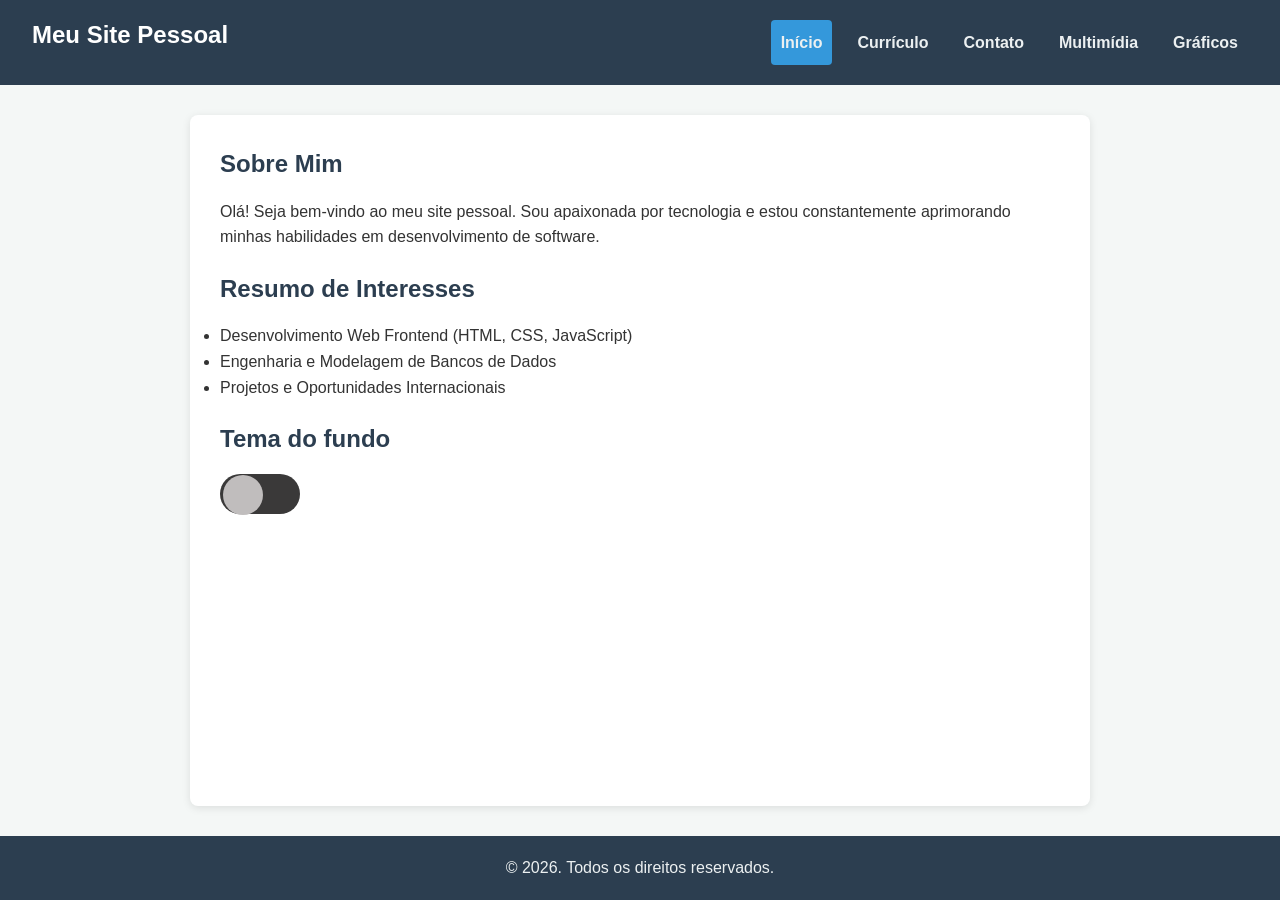
<file: CP3_Beatriz Naomi_Murakami Pires_ADS/index.html>
<!DOCTYPE html>
<html lang="pt-BR">
<head>
    <meta charset="UTF-8">
    <meta name="viewport" content="width=device-width, initial-scale=1.0">
    <title>Início | Meu Site Pessoal</title>
    <link rel="stylesheet" href="estilo.css">
</head>
<body>

    <header>
        <h1>Meu Site Pessoal</h1>
        <nav>
            <ul>
                <li><a href="index.html" class="ativo">Início</a></li>
                <li><a href="curriculo.html">Currículo</a></li>
                <li><a href="formulario.html">Contato</a></li>
                <li><a href="multimidia.html">Multimídia</a></li>
                <li><a href="graficos.html">Gráficos</a></li>
            </ul>
        </nav>
    </header>

    <main>
        <section>
            <h2>Sobre Mim</h2>
            <p>Olá! Seja bem-vindo ao meu site pessoal. Sou apaixonada por tecnologia e estou constantemente aprimorando minhas habilidades em desenvolvimento de software.</p>
        </section>

        <section style="margin-top: 20px;">
            <h2>Resumo de Interesses</h2>
            <ul>
                <li>Desenvolvimento Web Frontend (HTML, CSS, JavaScript)</li>
                <li>Engenharia e Modelagem de Bancos de Dados</li>
                <li>Projetos e Oportunidades Internacionais</li>
            </ul>
        </section>
        
        <section style="margin-top: 20px;">
            <h2>Tema do fundo</h2>
            <div class="trilho" id="trilho">
                <div class="indicador"></div>
            </div>
        </section>
    </main>

    <script src="script.js"></script>

    <footer>
        <p>&copy; 2026. Todos os direitos reservados.</p>
    </footer>
</body>
</html>
</file>
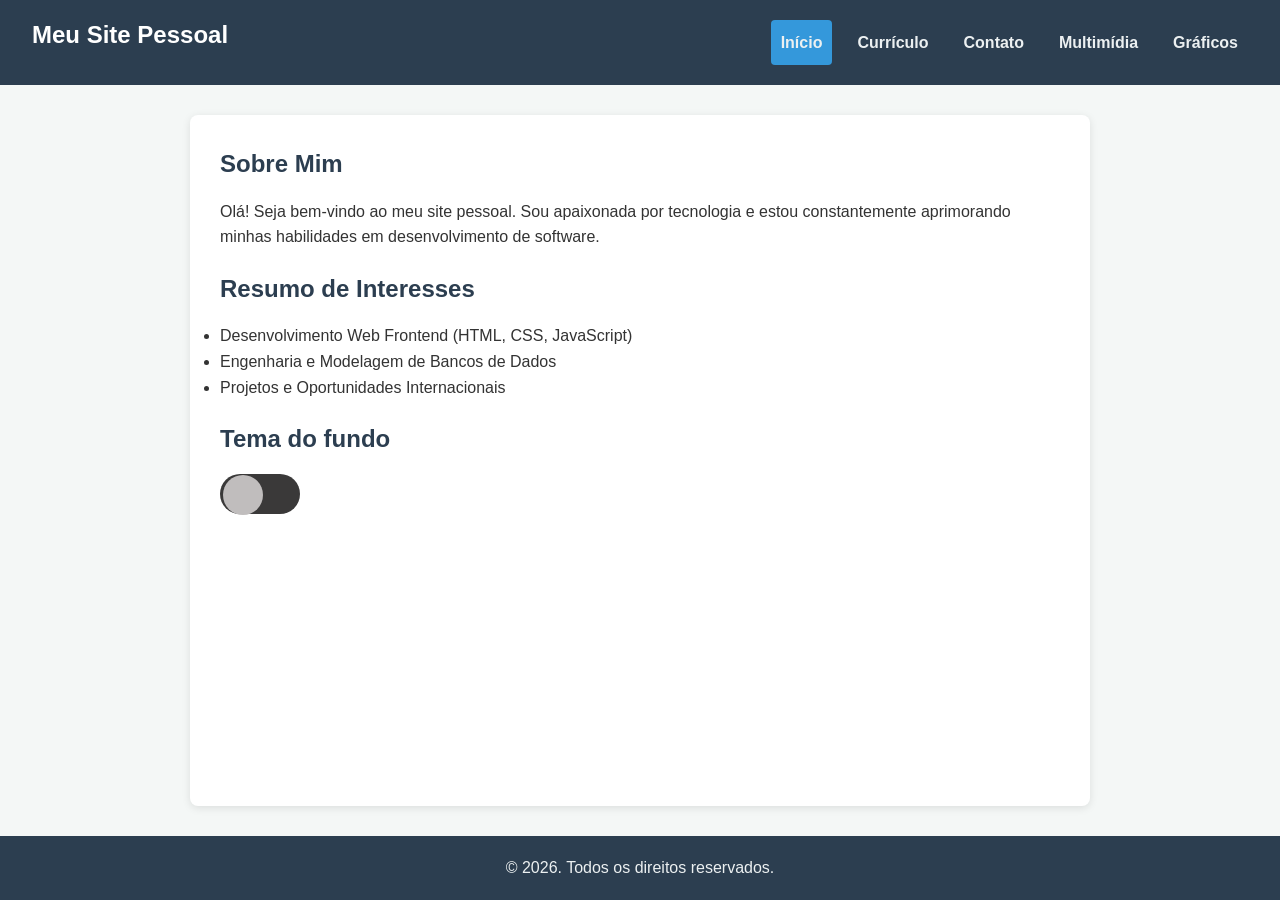
<file: CP3_Beatriz Naomi_Murakami Pires_ADS/cp4-entrega/index.html>
<!DOCTYPE html>
<html lang="pt-BR">
<head>
    <meta charset="UTF-8">
    <meta name="viewport" content="width=device-width, initial-scale=1.0">
    <title>Início | Meu Site Pessoal</title>
    <link rel="stylesheet" href="estilo.css">
</head>
<body>

    <header>
        <h1>Meu Site Pessoal</h1>
        <nav>
            <ul>
                <li><a href="index.html" class="ativo">Início</a></li>
                <li><a href="curriculo.html">Currículo</a></li>
                <li><a href="formulario.html">Contato</a></li>
                <li><a href="multimidia.html">Multimídia</a></li>
                <li><a href="graficos.html">Gráficos</a></li>
            </ul>
        </nav>
    </header>

    <main>
        <section>
            <h2>Sobre Mim</h2>
            <p>Olá! Seja bem-vindo ao meu site pessoal. Sou apaixonada por tecnologia e estou constantemente aprimorando minhas habilidades em desenvolvimento de software.</p>
        </section>

        <section style="margin-top: 20px;">
            <h2>Resumo de Interesses</h2>
            <ul>
                <li>Desenvolvimento Web Frontend (HTML, CSS, JavaScript)</li>
                <li>Engenharia e Modelagem de Bancos de Dados</li>
                <li>Projetos e Oportunidades Internacionais</li>
            </ul>
        </section>
        
        <section style="margin-top: 20px;">
            <h2>Tema do fundo</h2>
            <div class="trilho" id="trilho">
                <div class="indicador"></div>
            </div>
        </section>
    </main>

    <script src="script.js"></script>

    <footer>
        <p>&copy; 2026. Todos os direitos reservados.</p>
    </footer>
</body>
</html>
</file>
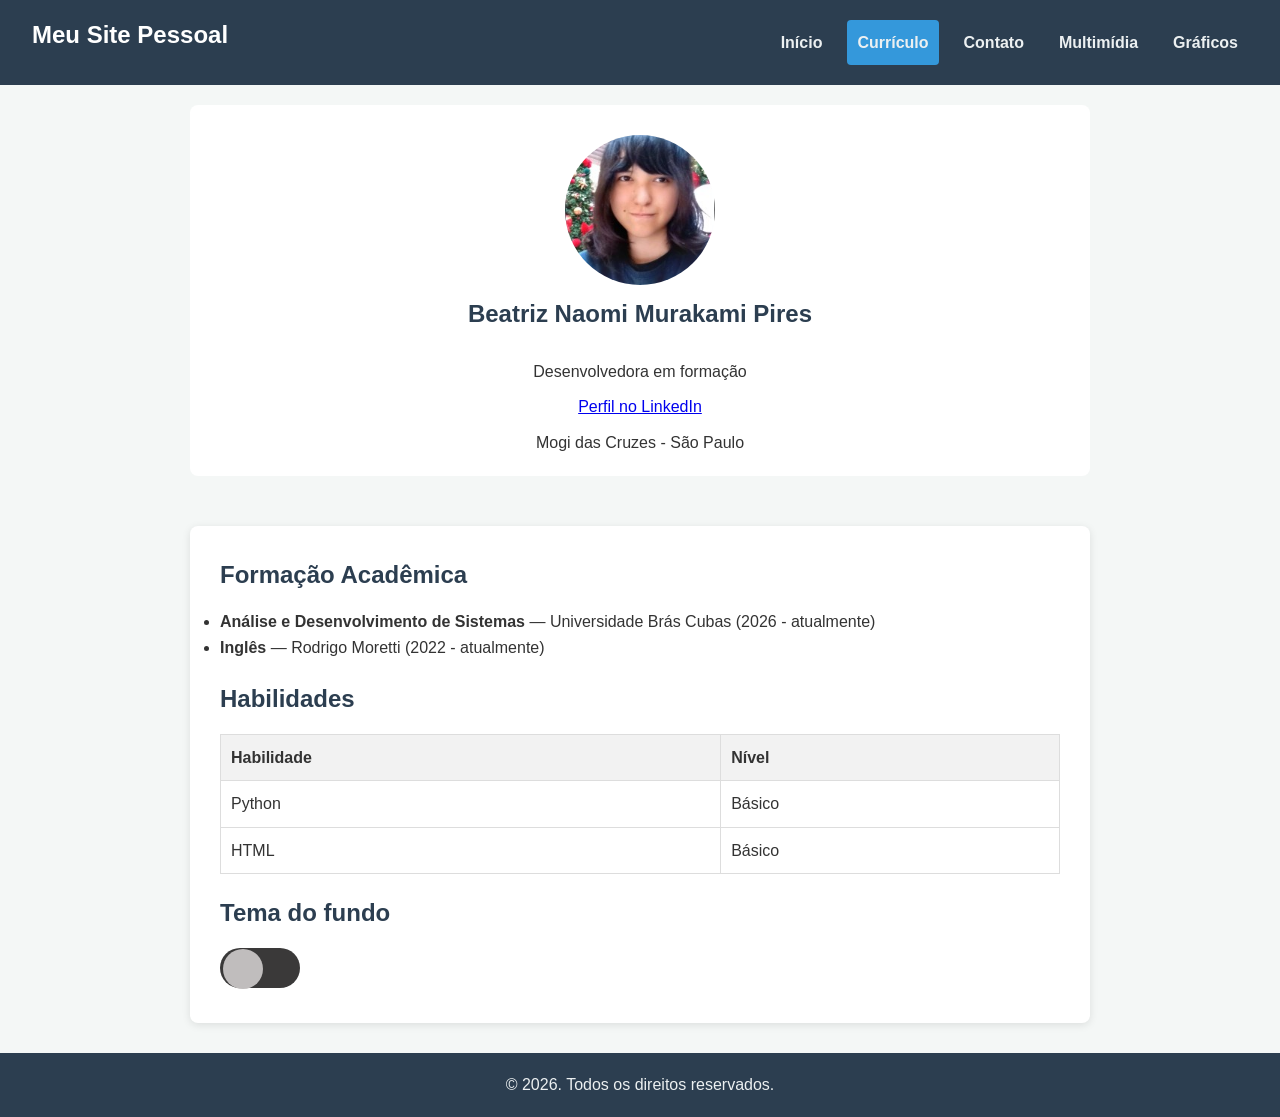
<file: CP3_Beatriz Naomi_Murakami Pires_ADS/curriculo.html>
<!DOCTYPE html>
<html lang="pt-BR">
<head>
    <meta charset="UTF-8">
    <meta name="viewport" content="width=device-width, initial-scale=1.0">
    <title>Currículo | Meu Site Pessoal</title>
    <link rel="stylesheet" href="estilo.css">
</head>
<body>

    <header>
        <h1>Meu Site Pessoal</h1>
        <nav>
            <ul>
                <li><a href="index.html">Início</a></li>
                <li><a href="curriculo.html" class="ativo">Currículo</a></li>
                <li><a href="formulario.html">Contato</a></li>
                <li><a href="multimidia.html">Multimídia</a></li>
                <li><a href="graficos.html">Gráficos</a></li>
            </ul>
        </nav>
    </header>

    <div class="informacoes" id="Contatos">
        <img src="Naomi.jpg" alt="Foto de Beatriz Pires">
        <h2>Beatriz Naomi Murakami Pires</h2>
        <p>Desenvolvedora em formação</p>
        <address>
            <a href="https://www.linkedin.com/in/beatriz-naomi-murakami-pires-93779a411/" target="_blank" rel="noopener noreferrer">Perfil no LinkedIn</a>
        </address>
        <p>Mogi das Cruzes - São Paulo</p>
    </div>

    <main>
        <section>
            <h2>Formação Acadêmica</h2>
            <ul>
                <li><strong>Análise e Desenvolvimento de Sistemas</strong> — Universidade Brás Cubas (2026 - atualmente)</li>
                <li><strong>Inglês</strong> — Rodrigo Moretti (2022 - atualmente)</li>
            </ul>
        </section>

        <section style="margin-top: 20px;">
            <h2>Habilidades</h2>
            <table>
                <thead>
                    <tr>
                        <th>Habilidade</th>
                        <th>Nível</th>
                    </tr>
                </thead>
                <tbody>
                    <tr>
                        <td>Python</td>
                        <td>Básico</td>
                    </tr>
                    <tr>
                        <td>HTML</td>
                        <td>Básico</td>
                    </tr>
                </tbody>
            </table>
        </section>

        <section style="margin-top: 20px;">
            <h2>Tema do fundo</h2>
            <div class="trilho" id="trilho">
                <div class="indicador"></div>
            </div>
        </section>
    </main>

    <script src="script.js"></script>
    </main>

    <footer>
        <p>&copy; 2026. Todos os direitos reservados.</p>
    </footer>

</body>
</html>
</file>
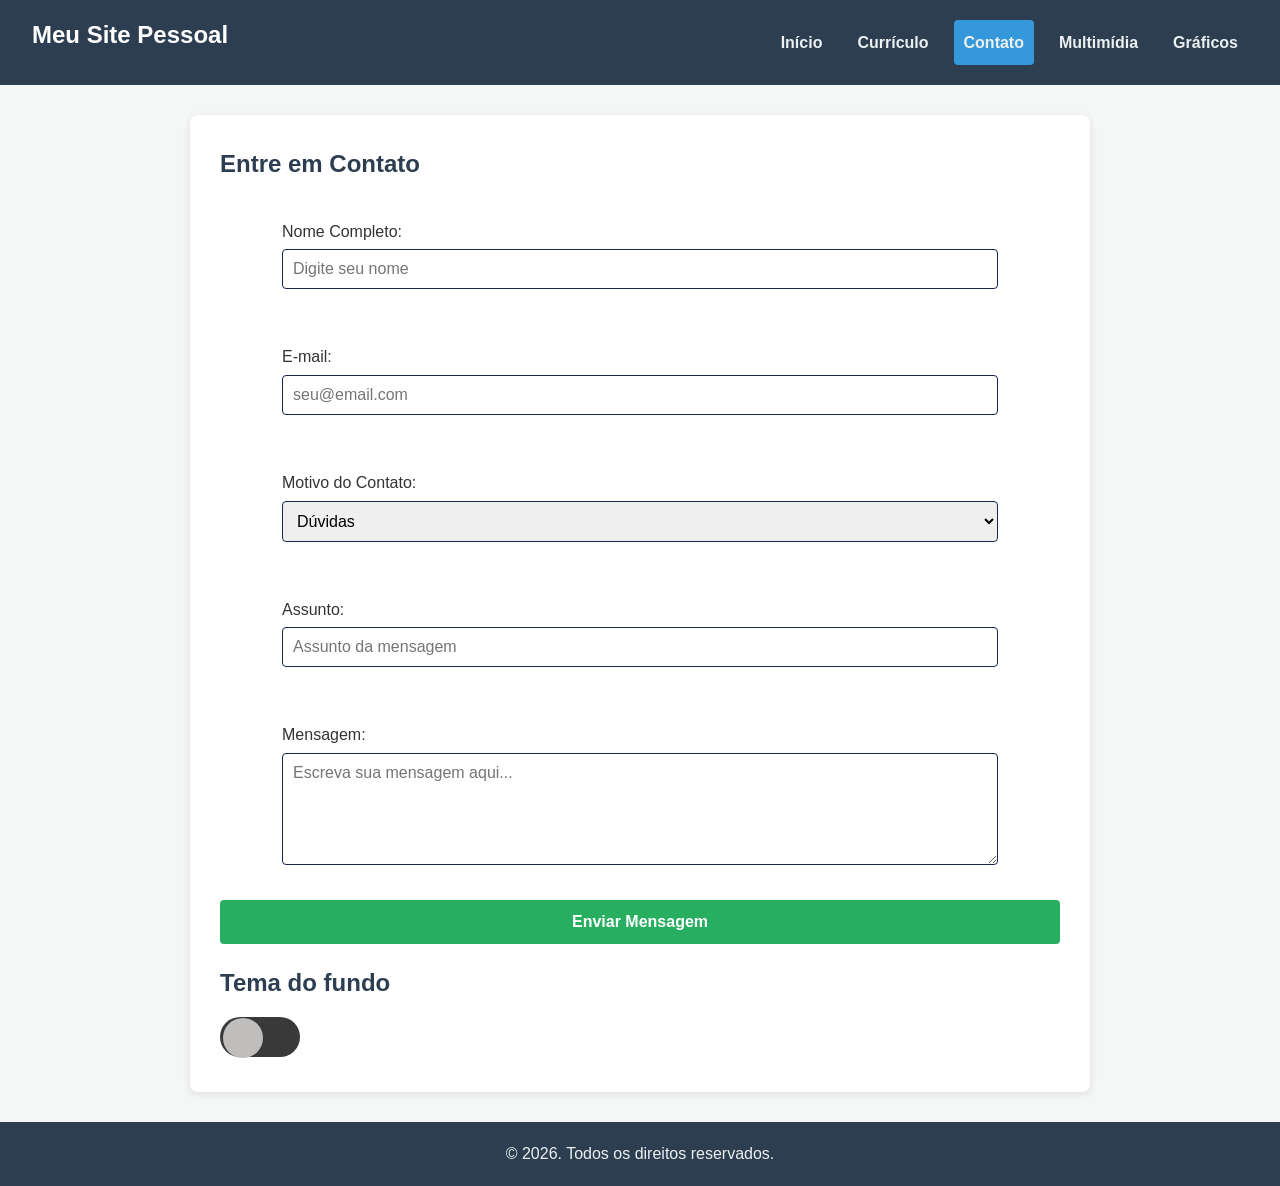
<file: CP3_Beatriz Naomi_Murakami Pires_ADS/formulario.html>
<!DOCTYPE html>
<html lang="pt-BR">
<head>
    <meta charset="UTF-8">
    <meta name="viewport" content="width=device-width, initial-scale=1.0">
    <title>Contato | Meu Site Pessoal</title>
    <link rel="stylesheet" href="estilo.css">
</head>
<body>

    <header>
        <h1>Meu Site Pessoal</h1>
        <nav>
            <ul>
                <li><a href="index.html">Início</a></li>
                <li><a href="curriculo.html">Currículo</a></li>
                <li><a href="formulario.html" class="ativo">Contato</a></li>
                <li><a href="multimidia.html">Multimídia</a></li>
                <li><a href="graficos.html">Gráficos</a></li>
            </ul>
        </nav>
    </header>

    <main>
        <h2>Entre em Contato</h2>
        <form action="#" method="post">
            <div class="form-group">
                <label for="nome">Nome Completo:</label>
                <input type="text" id="nome" name="nome" required placeholder="Digite seu nome">
            </div>

            <div class="form-group">
                <label for="email">E-mail:</label>
                <input type="email" id="email" name="email" required placeholder="seu@email.com">
            </div>

            <div class="form-group">
                <label for="motivo">Motivo do Contato:</label>
                <select id="motivo" name="motivo">
                    <option value="duvida">Dúvidas</option>
                    <option value="parceria">Proposta de Parceria</option>
                    <option value="outro">Outro</option>
                </select>
            </div>

            <div class="form-group">
                <label for="assunto">Assunto:</label>
                <input type="text" id="assunto" name="assunto" required placeholder="Assunto da mensagem">
            </div>

            <div class="form-group">
                <label for="mensagem">Mensagem:</label>
                <textarea id="mensagem" name="mensagem" rows="5" required placeholder="Escreva sua mensagem aqui..."></textarea>
            </div>

            <button type="submit">Enviar Mensagem</button>
        </form>
        
        <section style="margin-top: 20px;">
            <h2>Tema do fundo</h2>
            <div class="trilho" id="trilho">
                <div class="indicador"></div>
            </div>
        </section>
    </main>

    <script src="script.js"></script>

    <footer>
        <p>&copy; 2026. Todos os direitos reservados.</p>
    </footer>

</body>
</html>
</file>
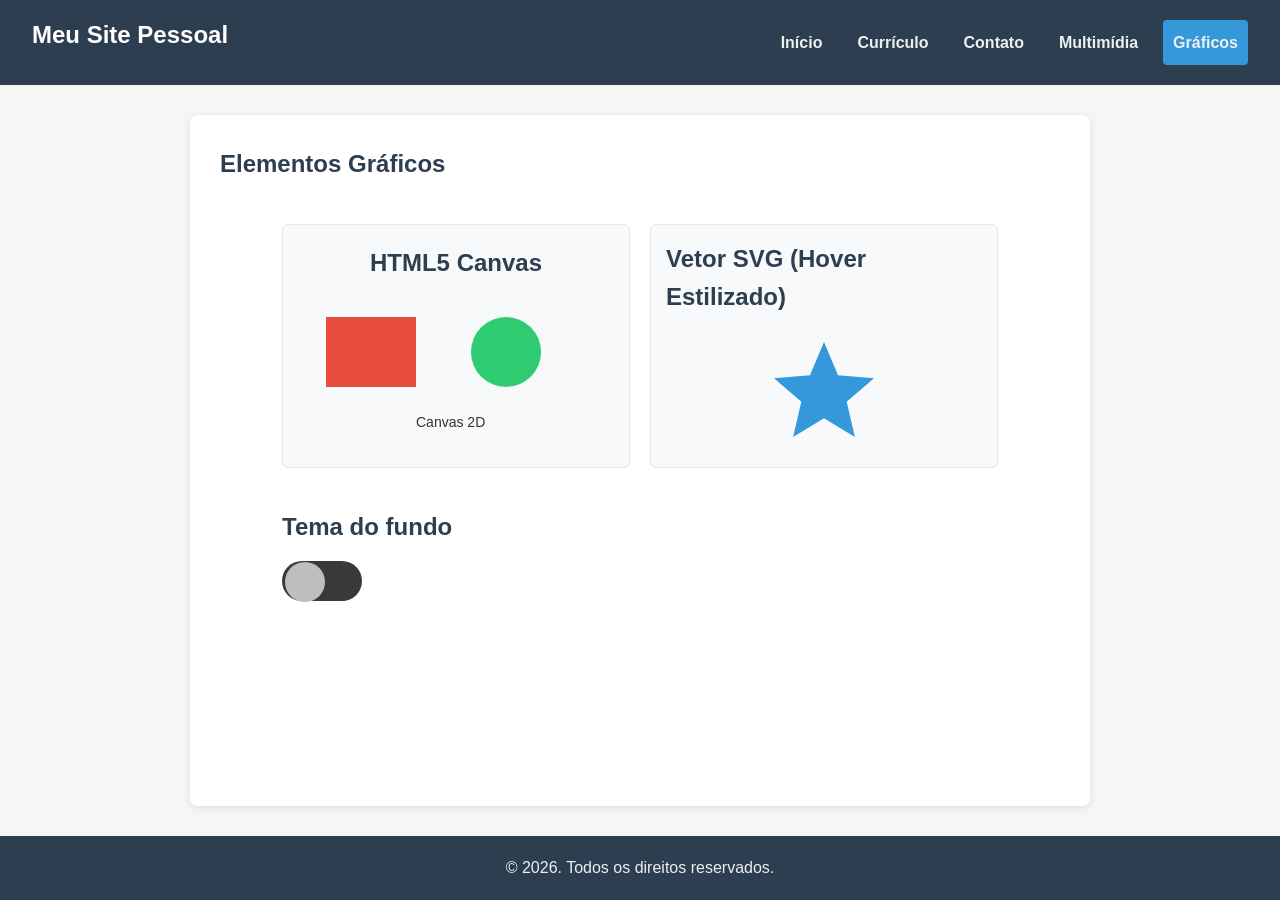
<file: CP3_Beatriz Naomi_Murakami Pires_ADS/graficos.html>
<!DOCTYPE html>
<html lang="pt-BR">
<head>
    <meta charset="UTF-8">
    <meta name="viewport" content="width=device-width, initial-scale=1.0">
    <title>Gráficos | Meu Site Pessoal</title>
    <link rel="stylesheet" href="estilo.css">
</head>
<body>

    <header>
        <h1>Meu Site Pessoal</h1>
        <nav>
            <ul>
                <li><a href="index.html">Início</a></li>
                <li><a href="curriculo.html">Currículo</a></li>
                <li><a href="formulario.html">Contato</a></li>
                <li><a href="multimidia.html">Multimídia</a></li>
                <li><a href="graficos.html" class="ativo">Gráficos</a></li>
            </ul>
        </nav>
    </header>

    <main>
        <h2>Elementos Gráficos</h2>
        <div class="graficos-grid">
            
            <section class="grid-card">
                <h2>HTML5 Canvas</h2>
                <canvas id="meuCanvas" width="280" height="150"></canvas>
            </section>

            <section class="grid-card">
                <h2>Vetor SVG (Hover Estilizado)</h2>
                <svg class="svg-estilizado" viewBox="0 0 24 24" xmlns="http://www.w3.org/2000/svg">
                    <path d="M12 17.27L18.18 21l-1.64-7.03L22 9.24l-7.19-.61L12 2 9.19 8.63 2 9.24l5.46 4.73L5.82 21z"/>
                </svg>
            </section>

            <section style="margin-top: 20px;">
            <h2>Tema do fundo</h2>
            <div class="trilho" id="trilho">
                <div class="indicador"></div>
            </div>
        </section>
    </main>

    <script src="script.js"></script>

    <footer>
        <p>&copy; 2026. Todos os direitos reservados.</p>
    </footer>

    <script>
        const canvas = document.getElementById('meuCanvas');
        const ctx = canvas.getContext('2d');

        ctx.fillStyle = '#e74c3c';
        ctx.fillRect(10, 20, 90, 70);

        ctx.beginPath();
        ctx.arc(190, 55, 35, 0, 2 * Math.PI);
        ctx.fillStyle = '#2ecc71';
        ctx.fill();

        ctx.fillStyle = '#333';
        ctx.font = '14px Arial';
        ctx.fillText('Canvas 2D', 100, 130);
    </script>

</body>
</html>
</file>
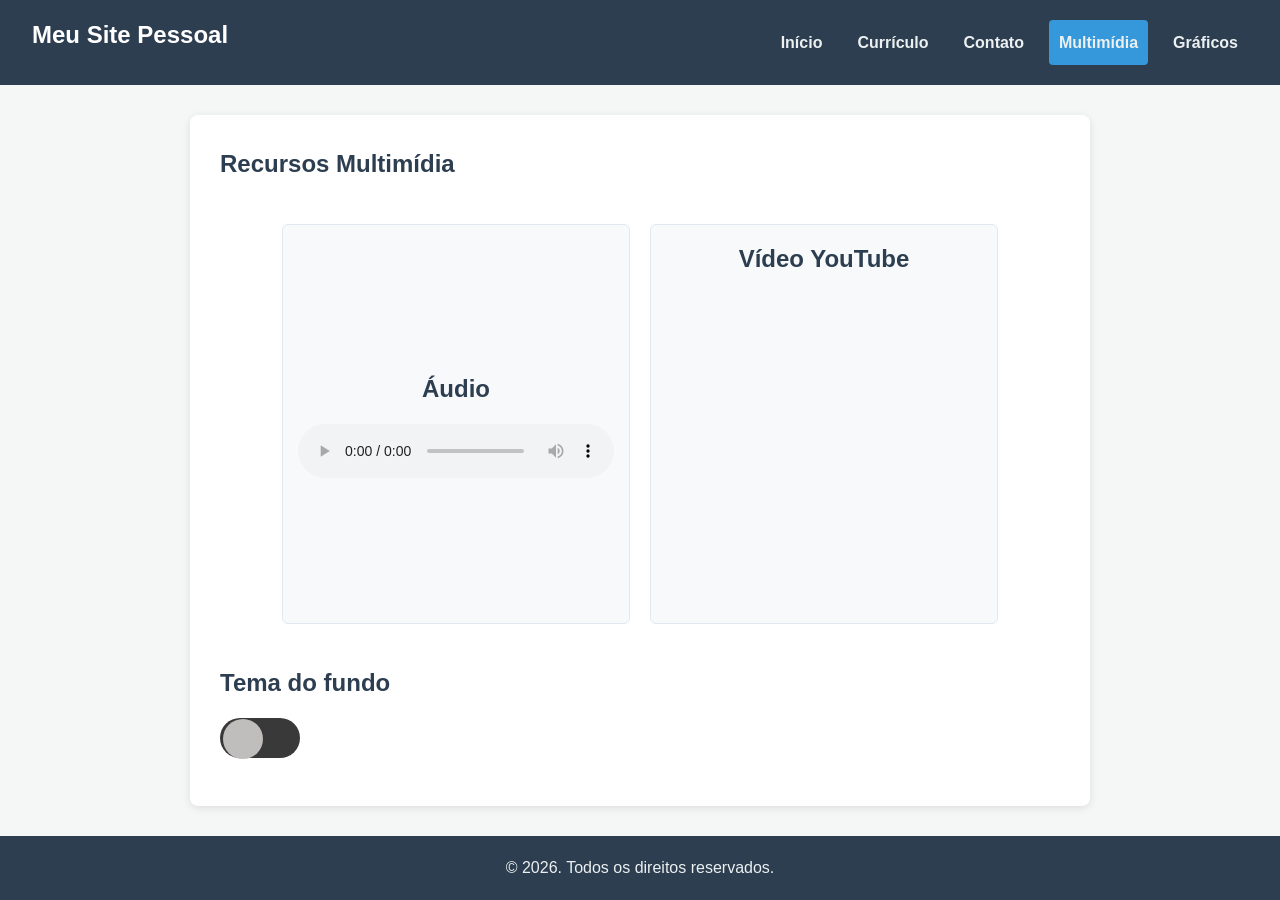
<file: CP3_Beatriz Naomi_Murakami Pires_ADS/multimidia.html>
<!DOCTYPE html>
<html lang="pt-BR">
<head>
    <meta charset="UTF-8">
    <meta name="viewport" content="width=device-width, initial-scale=1.0">
    <title>Multimídia | Meu Site Pessoal</title>
    <link rel="stylesheet" href="estilo.css">
</head>
<body>

    <header>
        <h1>Meu Site Pessoal</h1>
        <nav>
            <ul>
                <li><a href="index.html">Início</a></li>
                <li><a href="curriculo.html">Currículo</a></li>
                <li><a href="formulario.html">Contato</a></li>
                <li><a href="multimidia.html" class="ativo">Multimídia</a></li>
                <li><a href="graficos.html">Gráficos</a></li>
            </ul>
        </nav>
    </header>

    <main>
        <h2>Recursos Multimídia</h2>
        <div class="media-grid">
            
            <section class="grid-card">
                <h2>Áudio</h2>
                <audio controls style="width: 100%;">
                    <source src="https://www.soundhelix.com/examples/mp3/SoundHelix-Song-1.mp3" type="audio/mpeg">
                    Seu navegador não suporta a tag de áudio.
                </audio>
            </section>

            <section class="grid-card">
                <h2>Vídeo YouTube</h2>
                <iframe 
                    src="https://www.youtube.com/embed/tlnZj_IUUTE" 
                    title="Ladybug - Abertura" 
                    allow="accelerometer; autoplay; clipboard-write; encrypted-media; gyroscope; picture-in-picture" 
                    allowfullscreen>
                </iframe>
            </section>
        </div>

        <section style="margin-top: 20px;">
                    <h2>Tema do fundo</h2>
                    <div class="trilho" id="trilho">
                        <div class="indicador"></div>
                    </div>
                </section>
            </main>

    <script src="script.js"></script>

    <footer>
        <p>&copy; 2026. Todos os direitos reservados.</p>
    </footer>

</body>
</html>
</file>
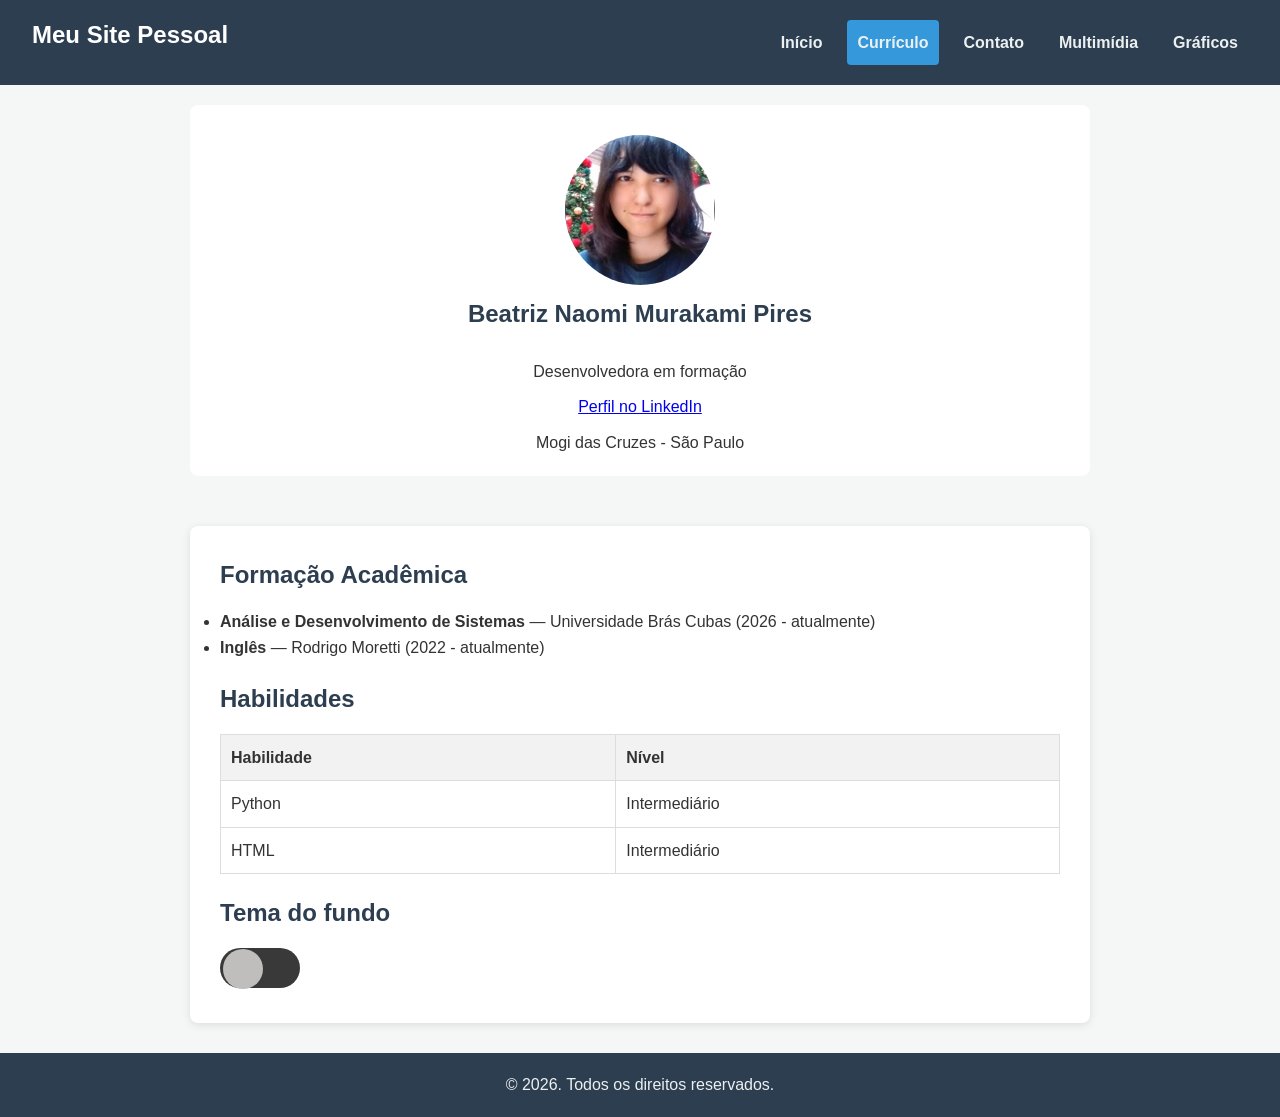
<file: CP3_Beatriz Naomi_Murakami Pires_ADS/cp4-entrega/curriculo.html>
<!DOCTYPE html>
<html lang="pt-BR">
<head>
    <meta charset="UTF-8">
    <meta name="viewport" content="width=device-width, initial-scale=1.0">
    <title>Currículo | Meu Site Pessoal</title>
    <link rel="stylesheet" href="estilo.css">
</head>
<body>

    <header>
        <h1>Meu Site Pessoal</h1>
        <nav>
            <ul>
                <li><a href="index.html">Início</a></li>
                <li><a href="curriculo.html" class="ativo">Currículo</a></li>
                <li><a href="formulario.html">Contato</a></li>
                <li><a href="multimidia.html">Multimídia</a></li>
                <li><a href="graficos.html">Gráficos</a></li>
            </ul>
        </nav>
    </header>

    <div class="informacoes" id="Contatos">
        <img src="Naomi.jpg" alt="Foto de Beatriz Pires">
        <h2>Beatriz Naomi Murakami Pires</h2>
        <p>Desenvolvedora em formação</p>
        <address>
            <a href="https://www.linkedin.com/in/beatriz-naomi-murakami-pires-93779a411/" target="_blank" rel="noopener noreferrer">Perfil no LinkedIn</a>
        </address>
        <p>Mogi das Cruzes - São Paulo</p>
    </div>

    <main>
        <section>
            <h2>Formação Acadêmica</h2>
            <ul>
                <li><strong>Análise e Desenvolvimento de Sistemas</strong> — Universidade Brás Cubas (2026 - atualmente)</li>
                <li><strong>Inglês</strong> — Rodrigo Moretti (2022 - atualmente)</li>
            </ul>
        </section>

        <section style="margin-top: 20px;">
            <h2>Habilidades</h2>
            <table>
                <thead>
                    <tr>
                        <th>Habilidade</th>
                        <th>Nível</th>
                    </tr>
                </thead>
                <tbody>
                    <tr>
                        <td>Python</td>
                        <td>Intermediário</td>
                    </tr>
                    <tr>
                        <td>HTML</td>
                        <td>Intermediário</td>
                    </tr>
                </tbody>
            </table>
        </section>

        <section style="margin-top: 20px;">
            <h2>Tema do fundo</h2>
            <div class="trilho" id="trilho">
                <div class="indicador"></div>
            </div>
        </section>
    </main>

    <script src="script.js"></script>

    <footer>
        <p>&copy; 2026. Todos os direitos reservados.</p>
    </footer>
</body>
</html>
</file>
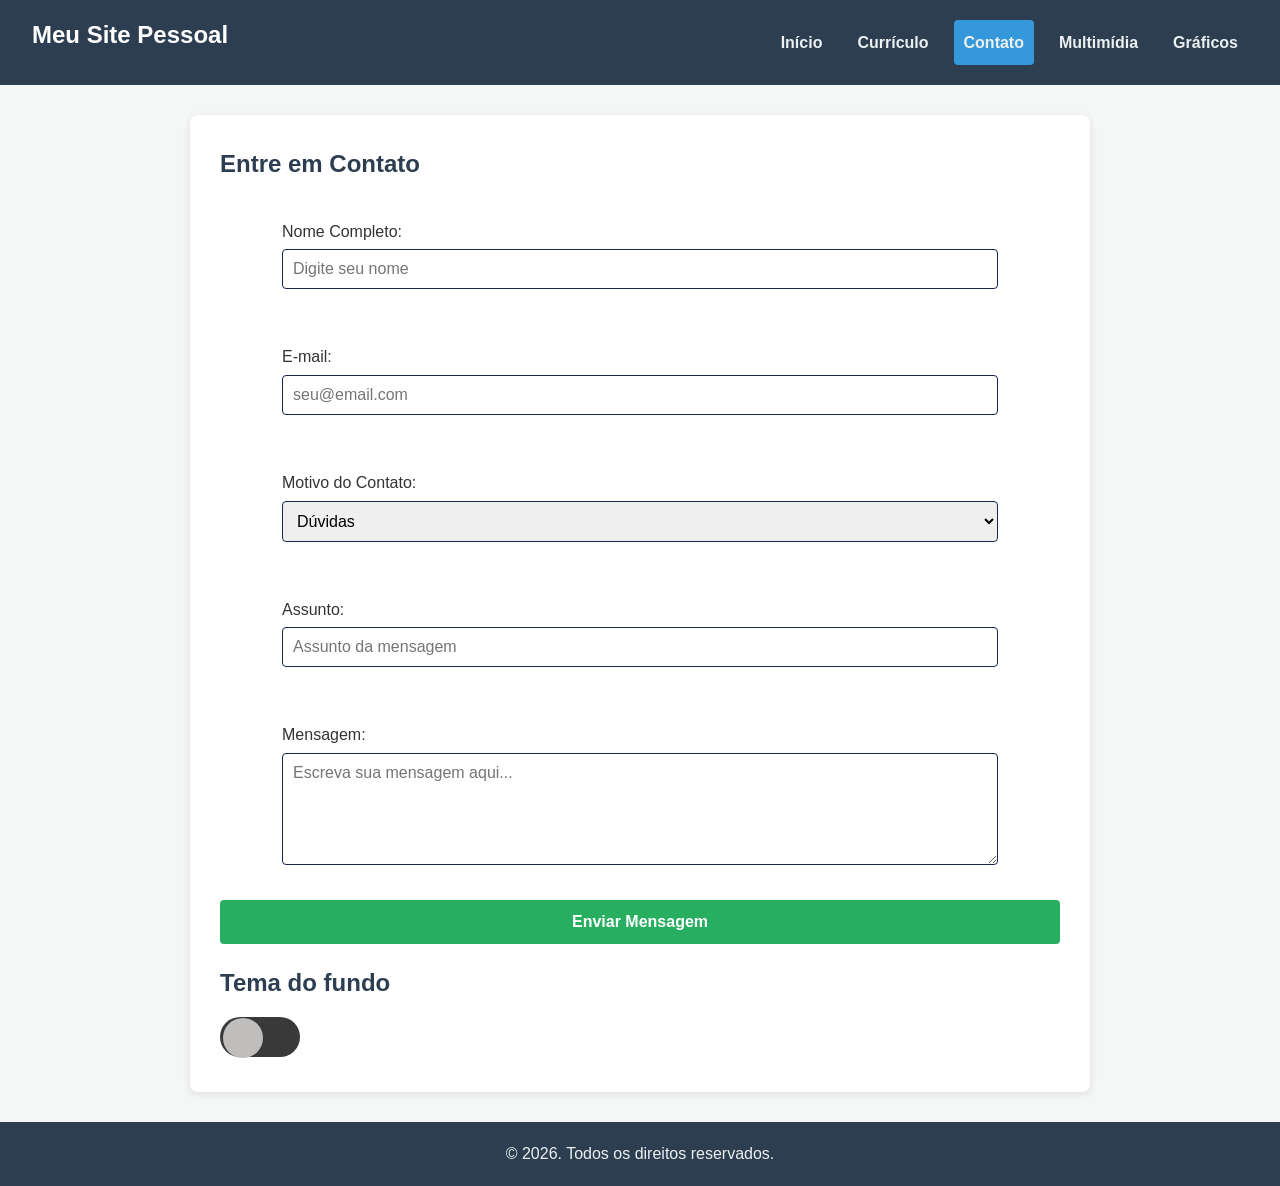
<file: CP3_Beatriz Naomi_Murakami Pires_ADS/cp4-entrega/formulario.html>
<!DOCTYPE html>
<html lang="pt-BR">
<head>
    <meta charset="UTF-8">
    <meta name="viewport" content="width=device-width, initial-scale=1.0">
    <title>Contato | Meu Site Pessoal</title>
    <link rel="stylesheet" href="estilo.css">
</head>
<body>

    <header>
        <h1>Meu Site Pessoal</h1>
        <nav>
            <ul>
                <li><a href="index.html">Início</a></li>
                <li><a href="curriculo.html">Currículo</a></li>
                <li><a href="formulario.html" class="ativo">Contato</a></li>
                <li><a href="multimidia.html">Multimídia</a></li>
                <li><a href="graficos.html">Gráficos</a></li>
            </ul>
        </nav>
    </header>

    <main>
        <h2>Entre em Contato</h2>
        <form action="#" method="post">
            <div class="form-group">
                <label for="nome">Nome Completo:</label>
                <input type="text" id="nome" name="nome" required placeholder="Digite seu nome">
            </div>

            <div class="form-group">
                <label for="email">E-mail:</label>
                <input type="email" id="email" name="email" required placeholder="seu@email.com">
            </div>

            <div class="form-group">
                <label for="motivo">Motivo do Contato:</label>
                <select id="motivo" name="motivo">
                    <option value="duvida">Dúvidas</option>
                    <option value="parceria">Proposta de Parceria</option>
                    <option value="outro">Outro</option>
                </select>
            </div>

            <div class="form-group">
                <label for="assunto">Assunto:</label>
                <input type="text" id="assunto" name="assunto" required placeholder="Assunto da mensagem">
            </div>

            <div class="form-group">
                <label for="mensagem">Mensagem:</label>
                <textarea id="mensagem" name="mensagem" rows="5" required placeholder="Escreva sua mensagem aqui..."></textarea>
            </div>

            <button type="submit">Enviar Mensagem</button>
        </form>
        
        <section style="margin-top: 20px;">
            <h2>Tema do fundo</h2>
            <div class="trilho" id="trilho">
                <div class="indicador"></div>
            </div>
        </section>
    </main>

    <script src="script.js"></script>

    <footer>
        <p>&copy; 2026. Todos os direitos reservados.</p>
    </footer>
</body>
</html>
</file>
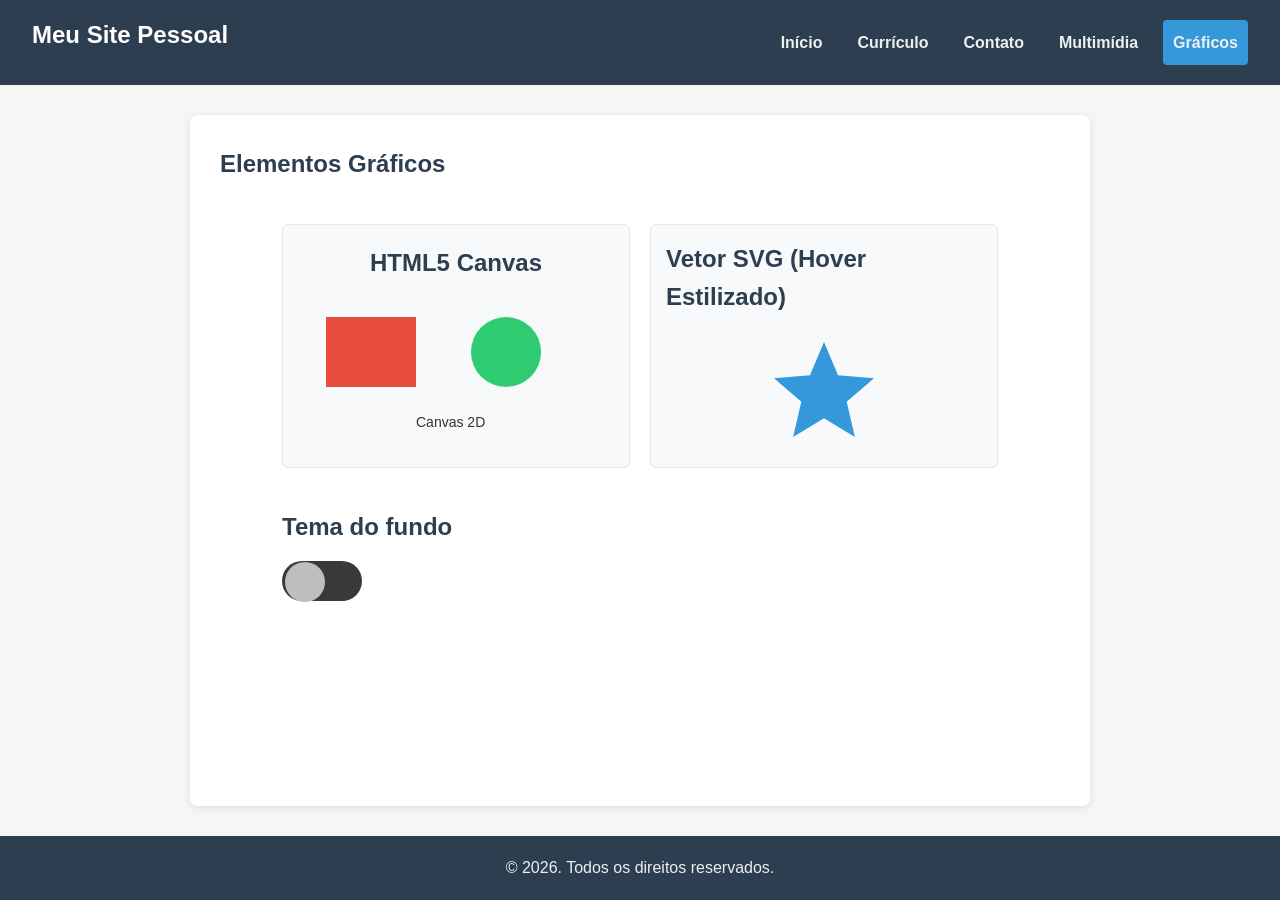
<file: CP3_Beatriz Naomi_Murakami Pires_ADS/cp4-entrega/graficos.html>
<!DOCTYPE html>
<html lang="pt-BR">
<head>
    <meta charset="UTF-8">
    <meta name="viewport" content="width=device-width, initial-scale=1.0">
    <title>Gráficos | Meu Site Pessoal</title>
    <link rel="stylesheet" href="estilo.css">
</head>
<body>

    <header>
        <h1>Meu Site Pessoal</h1>
        <nav>
            <ul>
                <li><a href="index.html">Início</a></li>
                <li><a href="curriculo.html">Currículo</a></li>
                <li><a href="formulario.html">Contato</a></li>
                <li><a href="multimidia.html">Multimídia</a></li>
                <li><a href="graficos.html" class="ativo">Gráficos</a></li>
            </ul>
        </nav>
    </header>

    <main>
        <h2>Elementos Gráficos</h2>
        <div class="graficos-grid">
            
            <section class="grid-card">
                <h2>HTML5 Canvas</h2>
                <canvas id="meuCanvas" width="280" height="150"></canvas>
            </section>

            <section class="grid-card">
                <h2>Vetor SVG (Hover Estilizado)</h2>
                <svg class="svg-estilizado" viewBox="0 0 24 24" xmlns="http://www.w3.org/2000/svg">
                    <path d="M12 17.27L18.18 21l-1.64-7.03L22 9.24l-7.19-.61L12 2 9.19 8.63 2 9.24l5.46 4.73L5.82 21z"/>
                </svg>
            </section>
            
            <section style="margin-top: 20px;">
            <h2>Tema do fundo</h2>
            <div class="trilho" id="trilho">
                <div class="indicador"></div>
            </div>
        </section>
    </main>

    <script src="script.js"></script>

    <footer>
        <p>&copy; 2026. Todos os direitos reservados.</p>
    </footer>

    <script>
        const canvas = document.getElementById('meuCanvas');
        const ctx = canvas.getContext('2d');

        ctx.fillStyle = '#e74c3c';
        ctx.fillRect(10, 20, 90, 70);

        ctx.beginPath();
        ctx.arc(190, 55, 35, 0, 2 * Math.PI);
        ctx.fillStyle = '#2ecc71';
        ctx.fill();

        ctx.fillStyle = '#333';
        ctx.font = '14px Arial';
        ctx.fillText('Canvas 2D', 100, 130);
    </script>

</body>
</html>
</file>
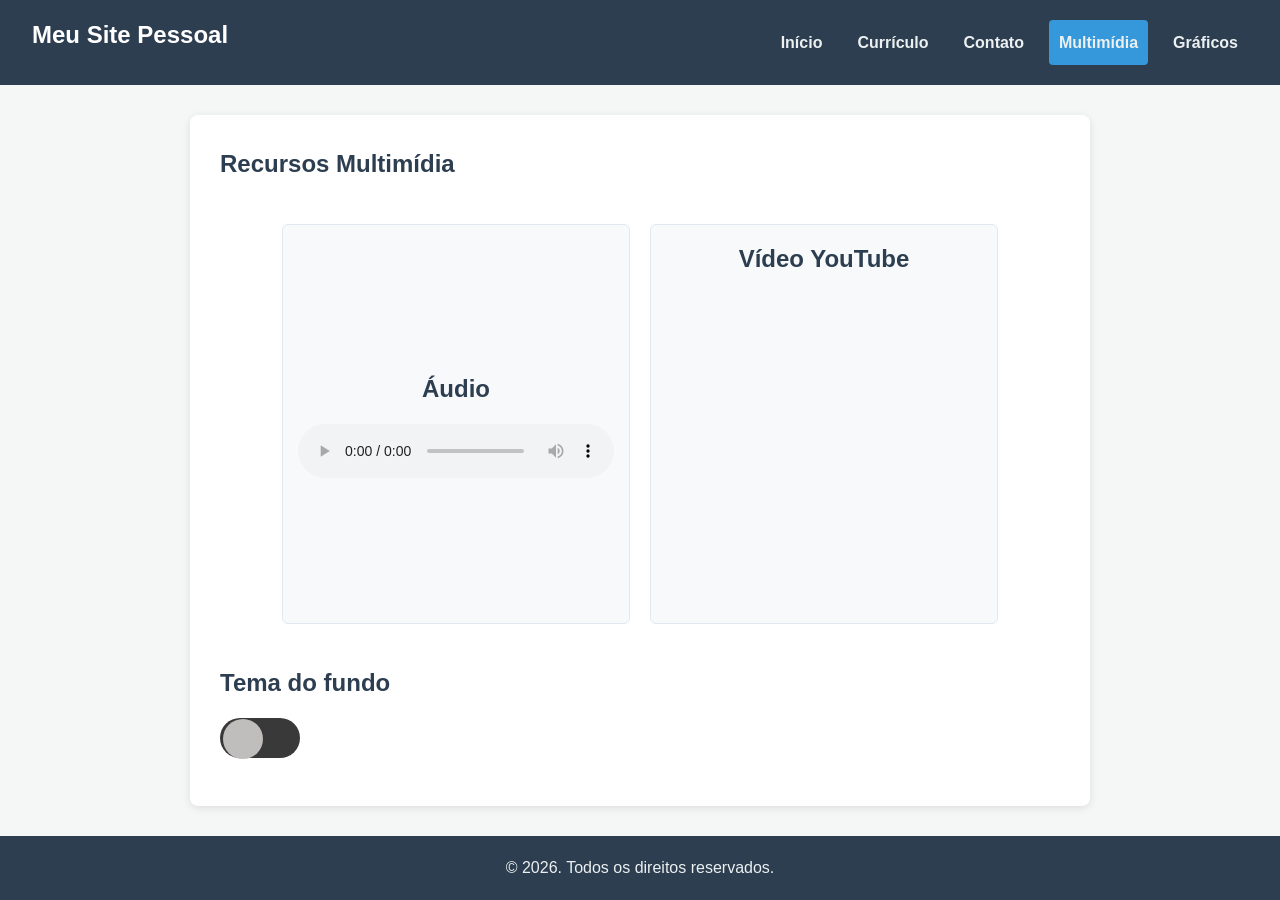
<file: CP3_Beatriz Naomi_Murakami Pires_ADS/cp4-entrega/multimidia.html>
<!DOCTYPE html>
<html lang="pt-BR">
<head>
    <meta charset="UTF-8">
    <meta name="viewport" content="width=device-width, initial-scale=1.0">
    <title>Multimídia | Meu Site Pessoal</title>
    <link rel="stylesheet" href="estilo.css">
</head>
<body>

    <header>
        <h1>Meu Site Pessoal</h1>
        <nav>
            <ul>
                <li><a href="index.html">Início</a></li>
                <li><a href="curriculo.html">Currículo</a></li>
                <li><a href="formulario.html">Contato</a></li>
                <li><a href="multimidia.html" class="ativo">Multimídia</a></li>
                <li><a href="graficos.html">Gráficos</a></li>
            </ul>
        </nav>
    </header>

    <main>
        <h2>Recursos Multimídia</h2>
        <div class="media-grid">
            
            <section class="grid-card">
                <h2>Áudio</h2>
                <audio controls style="width: 100%;">
                    <source src="https://www.soundhelix.com/examples/mp3/SoundHelix-Song-1.mp3" type="audio/mpeg">
                    Seu navegador não suporta a tag de áudio.
                </audio>
            </section>

            <section class="grid-card">
                <h2>Vídeo YouTube</h2>
                <iframe 
                    src="https://www.youtube.com/embed/tlnZj_IUUTE" 
                    title="Ladybug - Abertura" 
                    allow="accelerometer; autoplay; clipboard-write; encrypted-media; gyroscope; picture-in-picture" 
                    allowfullscreen>
                </iframe>
            </section>
        </div>
        
            <section style="margin-top: 20px;">
                <h2>Tema do fundo</h2>
                <div class="trilho" id="trilho">
                    <div class="indicador"></div>
                </div>
             </section>
    </main>

    <script src="script.js"></script>

    <footer>
        <p>&copy; 2026. Todos os direitos reservados.</p>
    </footer>
</body>
</html>
</file>
<file: CP3_Beatriz Naomi_Murakami Pires_ADS/estilo.css>
* {
    box-sizing: border-box;
    margin: 0;
    padding: 0;
}

html, body {
    min-height: 100vh;
}

body {
    font-family: Arial, sans-serif;
    line-height: 1.6;
    color: #333;
    background-color: #f4f7f6;
    display: flex;
    flex-direction: column;
    transition: 0.5s;
}

/* Imagens e Mídias */
img, iframe, canvas, svg {
    max-width: 100%;
    height: auto;
}

header {
    background-color: #2c3e50;
    color: #fff;
    padding: 1rem;
    display: flex;
    flex-direction: column;
    align-items: center;
    gap: 15px;
}

header h1 {
    color: #fff;
    font-size: 1.5rem;
    text-align: center;
}

nav {
    width: 100%;
}

nav ul {
    list-style: none;
    display: flex;
    flex-direction: column;
    width: 100%;
    gap: 8px;
}

nav a {
    color: #ecf0f1;
    text-decoration: none;
    font-weight: bold;
    padding: 10px;
    border-radius: 4px;
    text-align: center;
    display: block;
    background-color: rgba(255, 255, 255, 0.05);
    transition: background-color 0.2s;
}

/* vai fazer  a dimensão mínima de toque para os botões e links. */
nav a, button, .btn {
    min-height: 44px;
    display: inline-flex;
    align-items: center;
    justify-content: center;
}

a:focus, button:focus-visible, input:focus-visible, select:focus-visible, textarea:focus-visible {
    outline: 3px solid #3498db;
    outline-offset: px;
}

nav a:hover, nav a.ativo {
    background-color: #3498db;
}

main {
    flex: 1;
    width: 90%;
    max-width: 900px;
    margin: 20px auto;
    background: #fff;
    padding: 20px;
    border-radius: 8px;
    box-shadow: 0 2px 8px rgba(0,0,0,0.1);
}

div {
    flex: 1;
    width: 90%;
    max-width: 900px;
    margin: auto;
    background: #fff;
    padding: 20px;
    border-radius: 8px;
}

h1, h2, h3 {
    margin-bottom: 15px;
    color: #2c3e50;
}

/* Perfil do cúrriculo */
#Contatos {
    display: flex;
    flex-direction: column;
    align-items: center;
    text-align: center;
    margin: 20px auto;
    gap: 10px;
}

#Contatos img {
    width: 150px;
    height: 150px;
    border-radius: 50%;
    object-fit: cover;
    margin-top: 10px;
}

#Contatos address {
    font-style: normal;
}

/* Tabelas */
table {
    width: 100%;
    border-collapse: collapse;
    margin-top: 15px;
}

th, td {
    border: 1px solid #ddd; /* cor da barra da tabela */
    padding: 10px;
    text-align: left;
}

th {
    background-color: #f2f2f2;
}

/* Formulário */
form {
    display: flex;
    flex-direction: column;
    gap: 15px;
}

.form-group {
    display: flex;
    flex-direction: column;
    gap: 5px;
}

input, select, textarea {
    width: 100%;
    padding: 10px;
    border: 1px solid #182947;
    border-radius: 4px;
    font-size: 1rem;
}

button {
    padding: 12px 20px;
    background-color: #27ae60;
    color: white;
    border: none;
    border-radius: 4px;
    cursor: pointer;
    font-size: 1rem;
    font-weight: bold;
}

button:hover {
    background-color: #219150; 
}

.graficos-grid, .media-grid {
    display: grid;
    grid-template-columns: 1fr;
    gap: 20px;
    margin-top: 20px;
}

.grid-card {
    background: #f8f9fa;
    padding: 15px;
    border-radius: 6px;
    border: 1px solid #e2e8f0;
    display: flex;
    flex-direction: column;
    align-items: center;
    justify-content: center;
}

iframe {
    width: 100%;
    height: 250px;
    border: none;
    border-radius: 4px;
}

/* SVG (Estrela) */
.svg-estilizado {
    width: 120px;
    height: 120px;
    fill: #3498db;
    transition: transform 0.3s, fill 0.3s;
}

.svg-estilizado:hover {
    fill: #761d13;
    transform: scale(1.1);
}

/* Rodapé */
footer {
    background-color: #2c3e50;
    color: #ecf0f1;
    text-align: center;
    padding: 1.2rem 0;
    width: 100%;
    margin-top: auto;
}

@media (min-width: 768px) {
    header {
        flex-direction: row;
        justify-content: space-between;
        padding: 1rem 2rem;
    }

    header h1 {
        text-align: left;
    }

    nav {
        width: auto;
    }

    nav ul {
        flex-direction: row;
        gap: 15px;
    }

    nav a {
        background-color: transparent;
    }

    main {
        padding: 30px;
        margin: 30px auto;
    }

    /* Grid com duas colunas em telas médias e grandes */
    .graficos-grid, .media-grid {
        grid-template-columns: repeat(2, 1fr);
    }

    iframe {
        height: 315px;
    }
}

h3 {
    color: #2c3e50;
    margin-bottom: 10px;
}

/* Tema de fundo */
*{
    margin: 0;
    padding: 0;
    box-sizing: border-box;
    font-family: 'Outfit', sans-serif;
}

.trilho {
    width: 80px;
    height: 18px;
    background-color: #3a3939;
    border-radius: 54px;
    position: relative;
    cursor: pointer;
    transition: .5s;
    margin: 5px 0;
}

.trilho .indicador {
    width: 14px; /* Diminuiu o tamanho da bolinha */
    height: 14px; /* Diminuiu a altura da bolinha */
    background-color: #c0bdbd;
    border-radius: 50%;
    position: absolute;
    top: 1px; /* Centraliza verticalmente no trilho de 26px */
    left: 3px; /* Distância da margem esquerda no início */
    transition: .5s;
}

.trilho.dark {
    background-color: #949494;
}

.trilho.dark .indicador {
    left: 40px; /* Desliza para o lado direito quando ativo */
    background-color: #c0bdbd;
}

body.dark {
    background-color: #000000;
    color: #ffffff;
}

body.dark h2 {
    color: #2c3799;
}

body.dark {
    background-color: #000000;
    color: #000000;
}

body.dark main {
    background-color: #1a1a1a;
    color: #ffffff;
}

body.dark th {
     color: #2439f5;
}

body.dark .form-group {
    background-color: #1a1a1a;
    color: #ffffff;
}

body.dark .informacoes {
    background-color: #1a1a1a;
    color: #ffffff;
}

body.dark .grid-card {
    background-color: #1a1a1a;
    color: #ffffff;
}

/* Remove o fundo escuro dos cards de gráficos no modo escuro, se desejar */
body.dark .grid-card {
    background-color: transparent !important; /* ou use a cor de fundo clara original do seu tema */
    border: 1px solid #ccc;
}
</file>
<file: CP3_Beatriz Naomi_Murakami Pires_ADS/cp4-entrega/estilo.css>
* {
    box-sizing: border-box;
    margin: 0;
    padding: 0;
}

html, body {
    min-height: 100vh;
}

body {
    font-family: Arial, sans-serif;
    line-height: 1.6;
    color: #333;
    background-color: #f4f7f6;
    display: flex;
    flex-direction: column;
    transition: 0.5s;
}

/* Imagens e Mídias */
img, iframe, canvas, svg {
    max-width: 100%;
    height: auto;
}

header {
    background-color: #2c3e50;
    color: #fff;
    padding: 1rem;
    display: flex;
    flex-direction: column;
    align-items: center;
    gap: 15px;
}

header h1 {
    color: #fff;
    font-size: 1.5rem;
    text-align: center;
}

nav {
    width: 100%;
}

nav ul {
    list-style: none;
    display: flex;
    flex-direction: column;
    width: 100%;
    gap: 8px;
}

nav a {
    color: #ecf0f1;
    text-decoration: none;
    font-weight: bold;
    padding: 10px;
    border-radius: 4px;
    text-align: center;
    display: block;
    background-color: rgba(255, 255, 255, 0.05);
    transition: background-color 0.2s;
}

/* vai fazer  a dimensão mínima de toque para os botões e links. */
nav a, button, .btn {
    min-height: 44px;
    display: inline-flex;
    align-items: center;
    justify-content: center;
}

a:focus, button:focus-visible, input:focus-visible, select:focus-visible, textarea:focus-visible {
    outline: 3px solid #3498db;
    outline-offset: px;
}

nav a:hover, nav a.ativo {
    background-color: #3498db;
}

main {
    flex: 1;
    width: 90%;
    max-width: 900px;
    margin: 20px auto;
    background: #fff;
    padding: 20px;
    border-radius: 8px;
    box-shadow: 0 2px 8px rgba(0,0,0,0.1);
}

div {
    flex: 1;
    width: 90%;
    max-width: 900px;
    margin: auto;
    background: #fff;
    padding: 20px;
    border-radius: 8px;
}

h1, h2, h3 {
    margin-bottom: 15px;
    color: #2c3e50;
}

/* Perfil do cúrriculo */
#Contatos {
    display: flex;
    flex-direction: column;
    align-items: center;
    text-align: center;
    margin: 20px auto;
    gap: 10px;
}

#Contatos img {
    width: 150px;
    height: 150px;
    border-radius: 50%;
    object-fit: cover;
    margin-top: 10px;
}

#Contatos address {
    font-style: normal;
}

/* Tabelas */
table {
    width: 100%;
    border-collapse: collapse;
    margin-top: 15px;
}

th, td {
    border: 1px solid #ddd; /* cor da barra da tabela */
    padding: 10px;
    text-align: left;
}

th {
    background-color: #f2f2f2;
}

/* Formulário */
form {
    display: flex;
    flex-direction: column;
    gap: 15px;
}

.form-group {
    display: flex;
    flex-direction: column;
    gap: 5px;
}

input, select, textarea {
    width: 100%;
    padding: 10px;
    border: 1px solid #182947;
    border-radius: 4px;
    font-size: 1rem;
}

button {
    padding: 12px 20px;
    background-color: #27ae60;
    color: white;
    border: none;
    border-radius: 4px;
    cursor: pointer;
    font-size: 1rem;
    font-weight: bold;
}

button:hover {
    background-color: #219150; 
}

.graficos-grid, .media-grid {
    display: grid;
    grid-template-columns: 1fr;
    gap: 20px;
    margin-top: 20px;
}

.grid-card {
    background: #f8f9fa;
    padding: 15px;
    border-radius: 6px;
    border: 1px solid #e2e8f0;
    display: flex;
    flex-direction: column;
    align-items: center;
    justify-content: center;
}

iframe {
    width: 100%;
    height: 250px;
    border: none;
    border-radius: 4px;
}

/* SVG (Estrela) */
.svg-estilizado {
    width: 120px;
    height: 120px;
    fill: #3498db;
    transition: transform 0.3s, fill 0.3s;
}

.svg-estilizado:hover {
    fill: #761d13;
    transform: scale(1.1);
}

/* Rodapé */
footer {
    background-color: #2c3e50;
    color: #ecf0f1;
    text-align: center;
    padding: 1.2rem 0;
    width: 100%;
    margin-top: auto;
}

@media (min-width: 768px) {
    header {
        flex-direction: row;
        justify-content: space-between;
        padding: 1rem 2rem;
    }

    header h1 {
        text-align: left;
    }

    nav {
        width: auto;
    }

    nav ul {
        flex-direction: row;
        gap: 15px;
    }

    nav a {
        background-color: transparent;
    }

    main {
        padding: 30px;
        margin: 30px auto;
    }

    /* Grid com duas colunas em telas médias e grandes */
    .graficos-grid, .media-grid {
        grid-template-columns: repeat(2, 1fr);
    }

    iframe {
        height: 315px;
    }
}

h3 {
    color: #2c3e50;
    margin-bottom: 10px;
}

/* Tema de fundo */
*{
    margin: 0;
    padding: 0;
    box-sizing: border-box;
    font-family: 'Outfit', sans-serif;
}

.trilho {
    width: 80px;
    height: 18px;
    background-color: #3a3939;
    border-radius: 54px;
    position: relative;
    cursor: pointer;
    transition: .5s;
    margin: 5px 0;
}

.trilho .indicador {
    width: 14px; /* Diminuiu o tamanho da bolinha */
    height: 14px; /* Diminuiu a altura da bolinha */
    background-color: #c0bdbd;
    border-radius: 50%;
    position: absolute;
    top: 1px; /* Centraliza verticalmente no trilho de 26px */
    left: 3px; /* Distância da margem esquerda no início */
    transition: .5s;
}

.trilho.dark {
    background-color: #949494;
}

.trilho.dark .indicador {
    left: 40px; /* Desliza para o lado direito quando ativo */
    background-color: #c0bdbd;
}

body.dark {
    background-color: #000000;
    color: #ffffff;
}

body.dark h2 {
    color: #2c3799;
}

body.dark {
    background-color: #000000;
    color: #000000;
}

body.dark main {
    background-color: #1a1a1a;
    color: #ffffff;
}

body.dark th {
     color: #2439f5;
}

body.dark .form-group {
    background-color: #1a1a1a;
    color: #ffffff;
}

body.dark .informacoes {
    background-color: #1a1a1a;
    color: #ffffff;
}

body.dark .grid-card {
    background-color: #1a1a1a;
    color: #ffffff;
}
</file>
